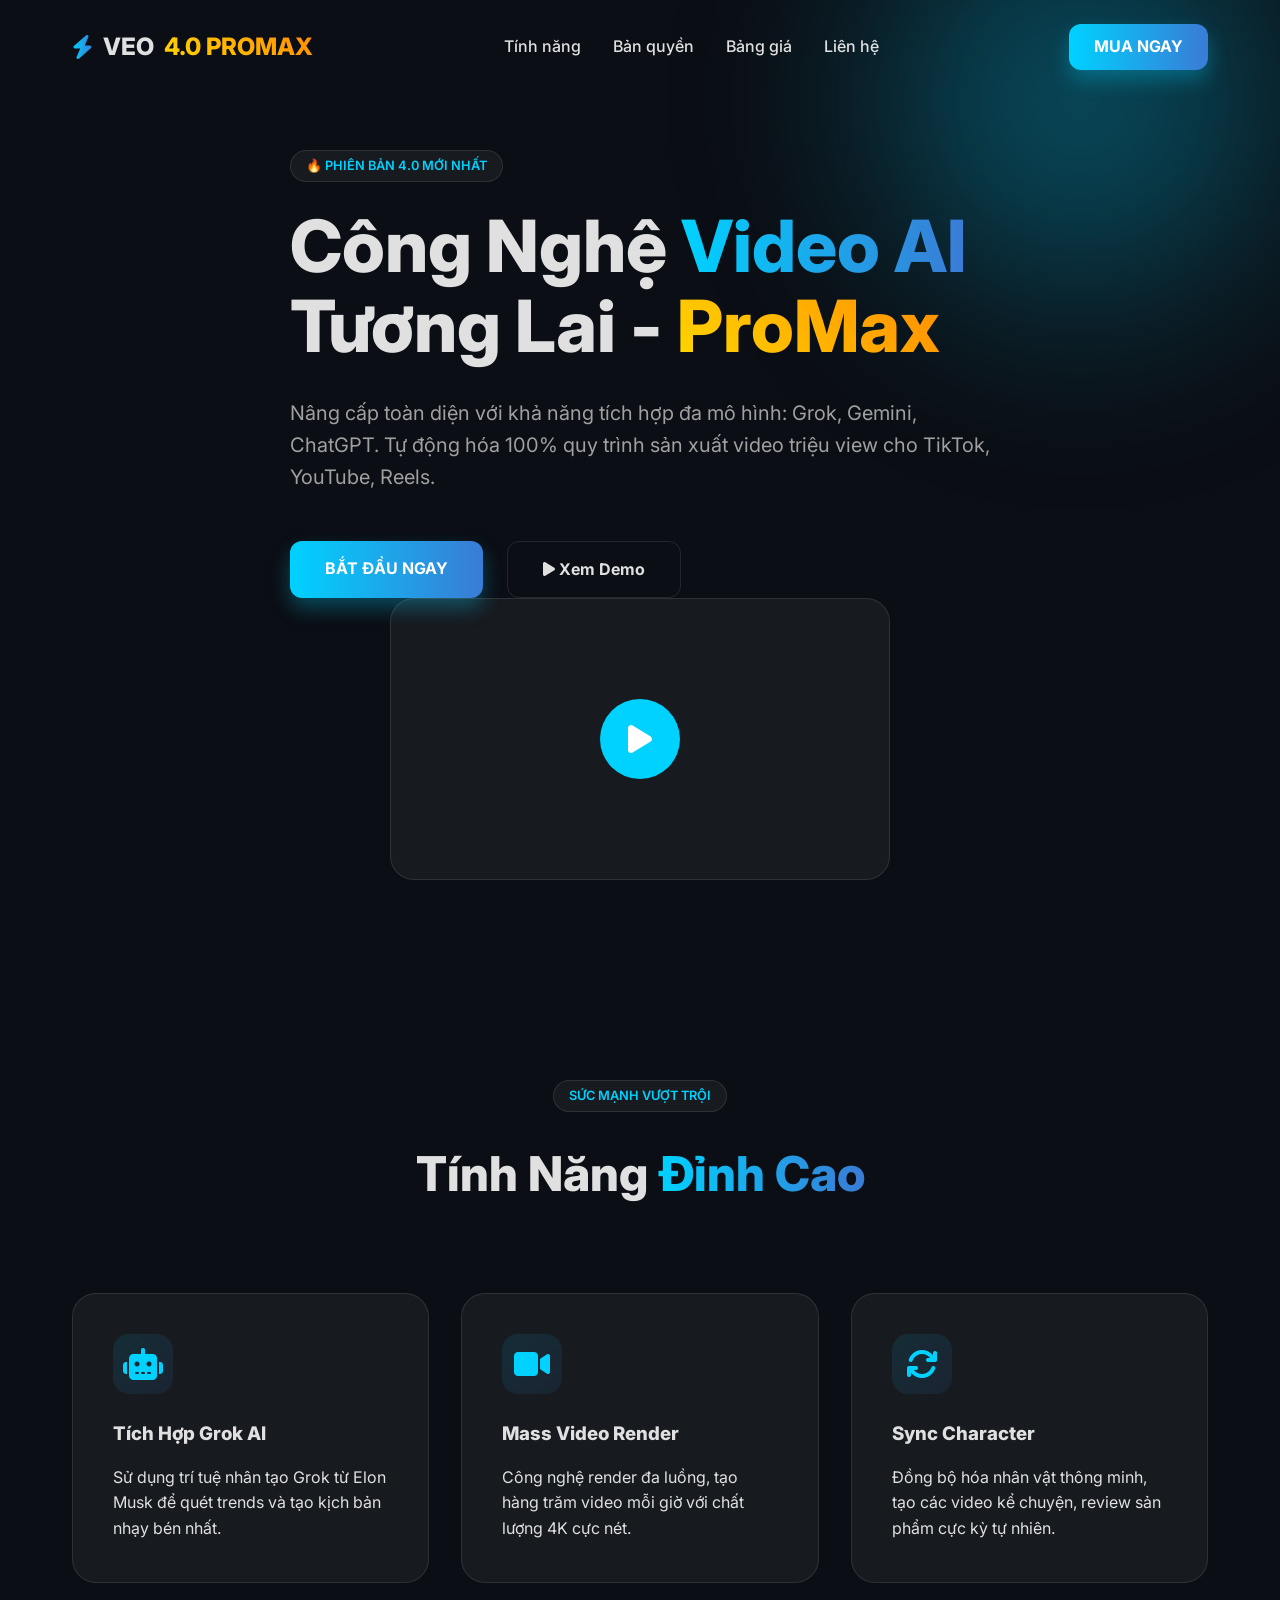
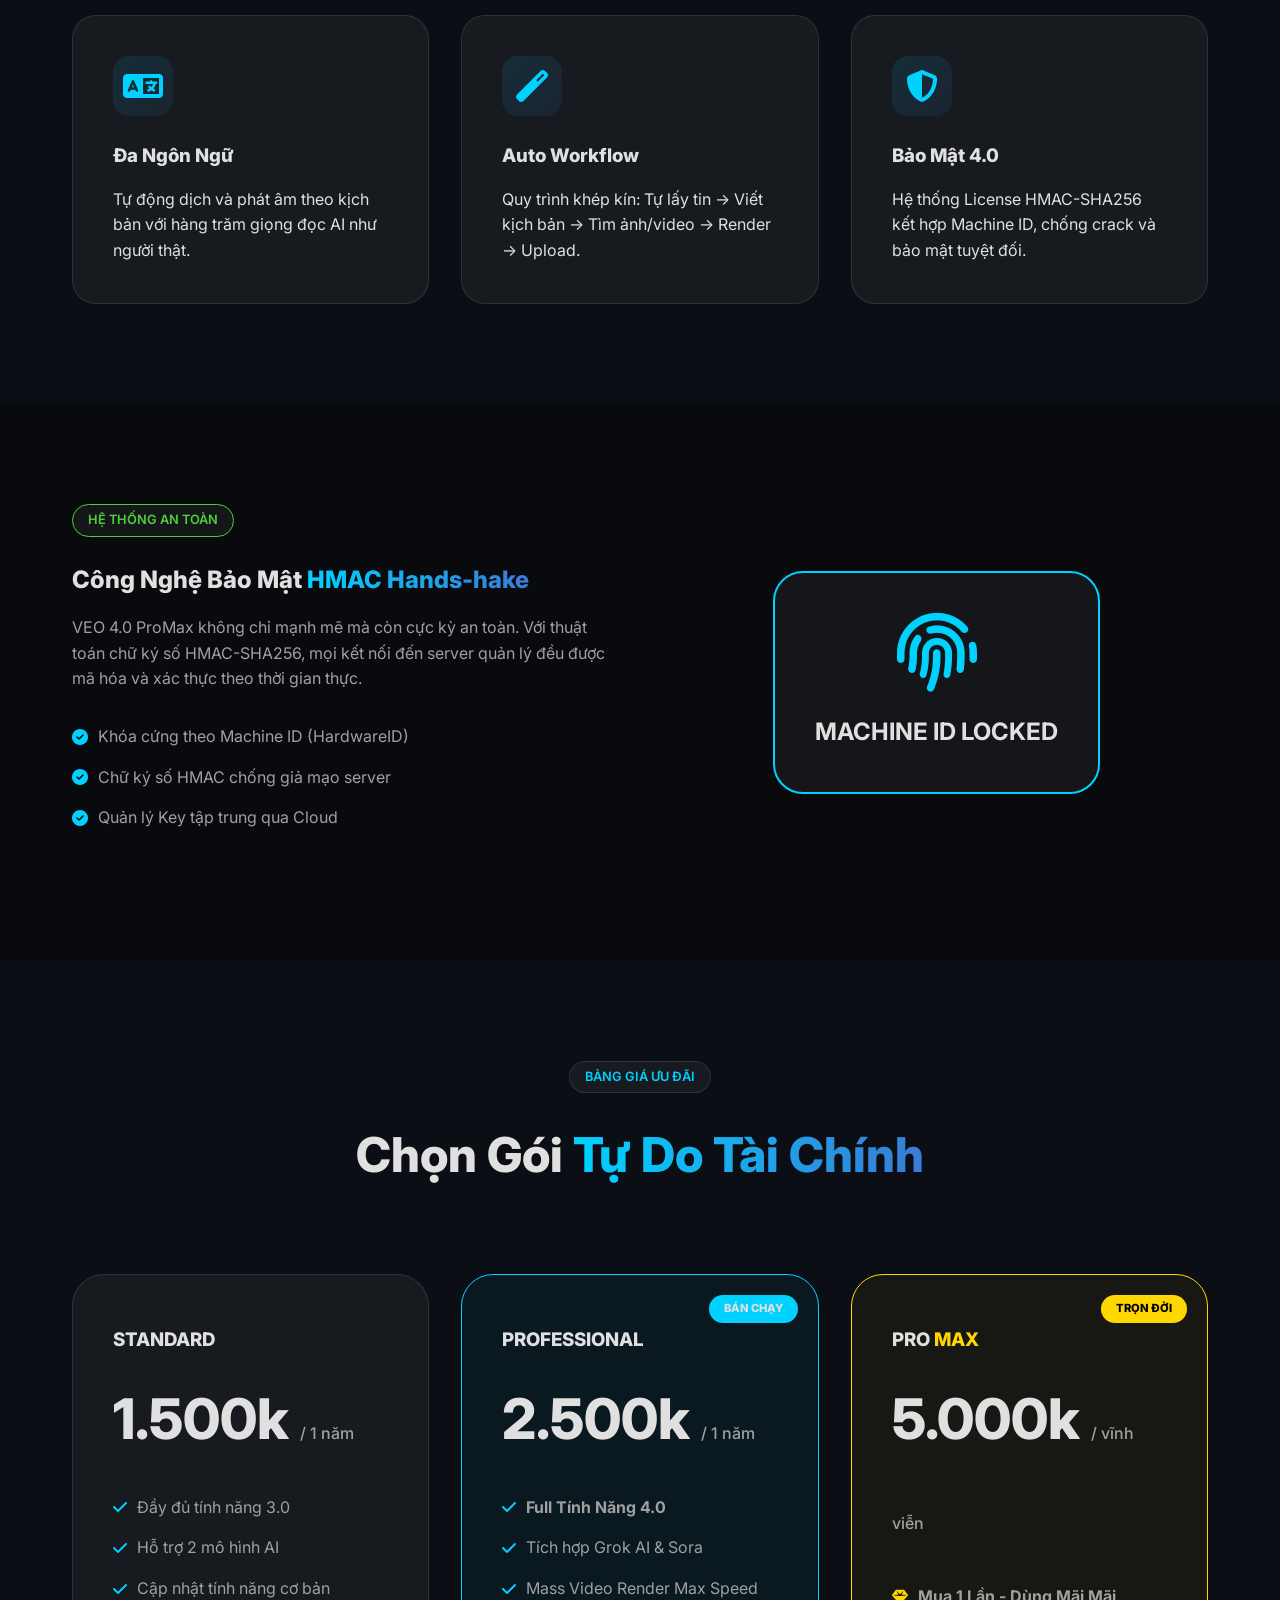
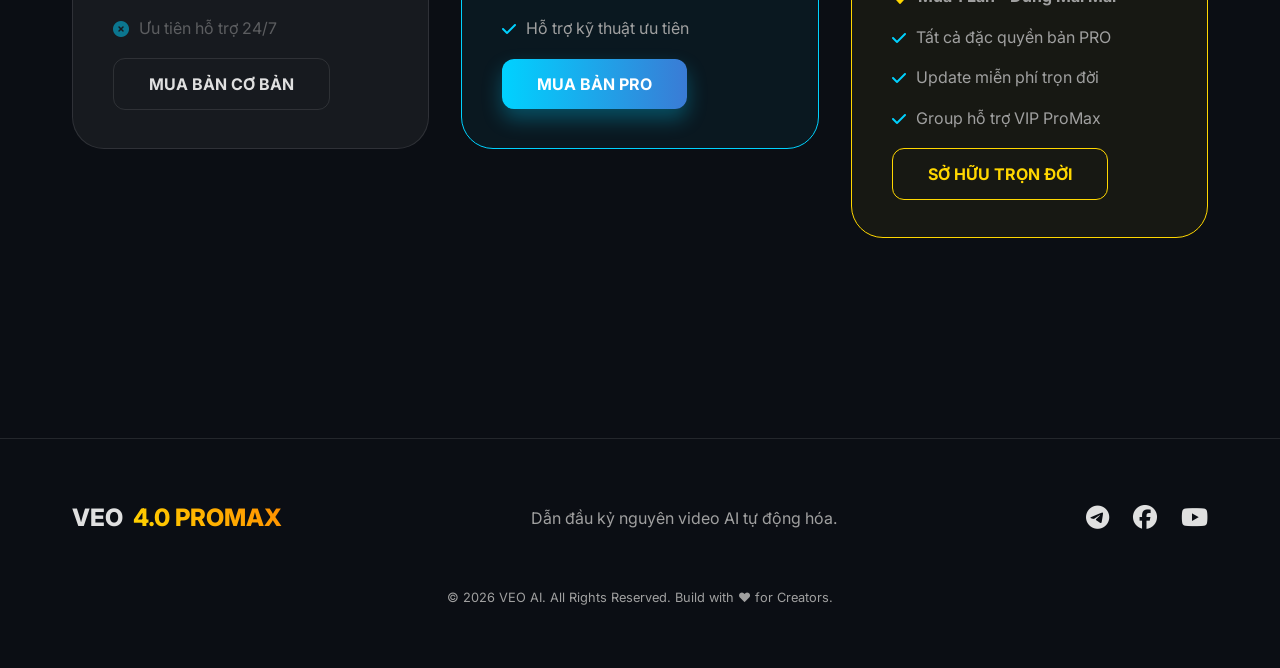
<file: landing_page/index.html>
<!DOCTYPE html>
<html lang="vi">
<head>
    <meta charset="UTF-8">
    <meta name="viewport" content="width=device-width, initial-scale=1.0">
    <title>VEO 4.0 ProMax | Đẳng Cấp Video AI Tự Động</title>
    <meta name="description" content="VEO 4.0 ProMax - Giải pháp tạo video automation đỉnh cao với AI. Tích hợp Grok, ChatGPT, Sora và hệ thống bản quyền bảo mật 4.0.">
    
    <!-- Google Fonts -->
    <link rel="preconnect" href="https://fonts.googleapis.com">
    <link rel="preconnect" href="https://fonts.gstatic.com" crossorigin>
    <link href="https://fonts.googleapis.com/css2?family=Inter:wght@400;500;700;800&display=swap" rel="stylesheet">
    
    <!-- Font Awesome -->
    <link rel="stylesheet" href="https://cdnjs.cloudflare.com/ajax/libs/font-awesome/6.4.0/css/all.min.css">
    
    <!-- Styles -->
    <link rel="stylesheet" href="style.css">
</head>
<body>

    <!-- Navigation -->
    <nav id="navbar">
        <div class="container nav-content">
            <div class="logo">
                <i class="fas fa-bolt text-gradient"></i>
                VEO <span class="text-promax">4.0 PROMAX</span>
            </div>
            <ul class="nav-links">
                <li><a href="#features">Tính năng</a></li>
                <li><a href="#security">Bản quyền</a></li>
                <li><a href="#pricing">Bảng giá</a></li>
                <li><a href="#contact">Liên hệ</a></li>
            </ul>
            <a href="#pricing" class="btn btn-primary" style="padding: 10px 25px;">MUA NGAY</a>
        </div>
    </nav>

    <!-- Hero Section -->
    <section class="hero">
        <div class="hero-bg">
            <div class="hero-glow"></div>
        </div>
        <div class="container grid-2">
            <div class="hero-content">
                <div class="badge">🔥 PHIÊN BẢN 4.0 MỚI NHẤT</div>
                <h1>Công Nghệ <span class="text-gradient">Video AI</span> Tương Lai - <span class="text-promax">ProMax</span></h1>
                <p>Nâng cấp toàn diện với khả năng tích hợp đa mô hình: Grok, Gemini, ChatGPT. Tự động hóa 100% quy trình sản xuất video triệu view cho TikTok, YouTube, Reels.</p>
                <div class="cta-group">
                    <a href="#pricing" class="btn btn-primary">BẮT ĐẦU NGAY</a>
                    <a href="#" class="btn btn-outline"><i class="fas fa-play"></i> Xem Demo</a>
                </div>
            </div>
            <!-- Video/Image placeholder -->
            <div class="hero-media" style="display: flex; justify-content: center; align-items: center;">
                <div style="width: 100%; max-width: 500px; aspect-ratio: 16/9; background: var(--bg-card); border-radius: 24px; border: 1px solid var(--glass-border); display: flex; align-items: center; justify-content: center; position: relative;" class="float-img">
                   <div style="background: var(--primary); width: 80px; height: 80px; border-radius: 50%; display: flex; align-items: center; justify-content: center; font-size: 2rem; color: white;">
                    <i class="fas fa-play"></i>
                   </div>
                </div>
            </div>
        </div>
    </section>

    <!-- Features Section -->
    <section id="features">
        <div class="container">
            <div class="section-title">
                <div class="badge">SỨC MẠNH VƯỢT TRỘI</div>
                <h2>Tính Năng <span class="text-gradient">Đỉnh Cao</span></h2>
            </div>
            <div class="features-grid">
                <div class="feature-card">
                    <div class="feature-icon"><i class="fas fa-robot fa-2x"></i></div>
                    <h3>Tích Hợp Grok AI</h3>
                    <p>Sử dụng trí tuệ nhân tạo Grok từ Elon Musk để quét trends và tạo kịch bản nhạy bén nhất.</p>
                </div>
                <div class="feature-card">
                    <div class="feature-icon"><i class="fas fa-video fa-2x"></i></div>
                    <h3>Mass Video Render</h3>
                    <p>Công nghệ render đa luồng, tạo hàng trăm video mỗi giờ với chất lượng 4K cực nét.</p>
                </div>
                <div class="feature-card">
                    <div class="feature-icon"><i class="fas fa-sync fa-2x"></i></div>
                    <h3>Sync Character</h3>
                    <p>Đồng bộ hóa nhân vật thông minh, tạo các video kể chuyện, review sản phẩm cực kỳ tự nhiên.</p>
                </div>
                <div class="feature-card">
                    <div class="feature-icon"><i class="fas fa-language fa-2x"></i></div>
                    <h3>Đa Ngôn Ngữ</h3>
                    <p>Tự động dịch và phát âm theo kịch bản với hàng trăm giọng đọc AI như người thật.</p>
                </div>
                <div class="feature-card">
                    <div class="feature-icon"><i class="fas fa-magic fa-2x"></i></div>
                    <h3>Auto Workflow</h3>
                    <p>Quy trình khép kín: Tự lấy tin -> Viết kịch bản -> Tìm ảnh/video -> Render -> Upload.</p>
                </div>
                <div class="feature-card">
                    <div class="feature-icon"><i class="fas fa-shield-halved fa-2x"></i></div>
                    <h3>Bảo Mật 4.0</h3>
                    <p>Hệ thống License HMAC-SHA256 kết hợp Machine ID, chống crack và bảo mật tuyệt đối.</p>
                </div>
            </div>
        </div>
    </section>

    <!-- Security Focus -->
    <section id="security" style="background: rgba(0,0,0,0.3);">
        <div class="container">
            <div style="display: flex; align-items: center; gap: 50px; flex-wrap: wrap;">
                <div style="flex: 1; min-width: 300px;">
                    <div class="badge" style="color: #4cd137; border-color: #4cd137;">HỆ THỐNG AN TOÀN</div>
                    <h2>Công Nghệ Bảo Mật <span class="text-gradient">HMAC Hands-hake</span></h2>
                    <p style="color: var(--text-dim); margin-bottom: 2rem;">VEO 4.0 ProMax không chỉ mạnh mẽ mà còn cực kỳ an toàn. Với thuật toán chữ ký số HMAC-SHA256, mọi kết nối đến server quản lý đều được mã hóa và xác thực theo thời gian thực.</p>
                    <ul class="pricing-features">
                        <li><i class="fas fa-check-circle"></i> Khóa cứng theo Machine ID (HardwareID)</li>
                        <li><i class="fas fa-check-circle"></i> Chữ ký số HMAC chống giả mạo server</li>
                        <li><i class="fas fa-check-circle"></i> Quản lý Key tập trung qua Cloud</li>
                    </ul>
                </div>
                <div style="flex: 1; min-width: 300px; display: flex; justify-content: center;">
                    <div style="padding: 40px; background: var(--bg-card); border: 2px solid var(--primary); border-radius: 30px; text-align: center;">
                        <i class="fas fa-fingerprint fa-5x" style="color: var(--primary); margin-bottom: 20px;"></i>
                        <h4 style="font-size: 1.5rem;">MACHINE ID LOCKED</h4>
                    </div>
                </div>
            </div>
        </div>
    </section>

    <!-- Pricing Section -->
    <section id="pricing">
        <div class="container">
            <div class="section-title">
                <div class="badge">BẢNG GIÁ ƯU ĐÃI</div>
                <h2>Chọn Gói <span class="text-gradient">Tự Do Tài Chính</span></h2>
            </div>
            <div class="pricing-grid">
                <!-- Standard -->
                <div class="pricing-card">
                    <h3>STANDARD</h3>
                    <div class="price">1.500k <span>/ 1 năm</span></div>
                    <ul class="pricing-features">
                        <li><i class="fas fa-check"></i> Đầy đủ tính năng 3.0</li>
                        <li><i class="fas fa-check"></i> Hỗ trợ 2 mô hình AI</li>
                        <li><i class="fas fa-check"></i> Cập nhật tính năng cơ bản</li>
                        <li style="opacity: 0.5;"><i class="fas fa-times-circle"></i> Ưu tiên hỗ trợ 24/7</li>
                    </ul>
                    <a href="https://t.me/your_telegram" class="btn btn-outline" style="width: 100%; text-align: center;">MUA BẢN CƠ BẢN</a>
                </div>
                <!-- Pro (Best Seller) -->
                <div class="pricing-card featured">
                    <div style="position: absolute; top: 20px; right: 20px; background: var(--primary); padding: 5px 15px; border-radius: 50px; font-size: 0.7rem; font-weight: 800;">BÁN CHẠY</div>
                    <h3>PROFESSIONAL</h3>
                    <div class="price">2.500k <span>/ 1 năm</span></div>
                    <ul class="pricing-features">
                        <li><i class="fas fa-check"></i> <b>Full Tính Năng 4.0</b></li>
                        <li><i class="fas fa-check"></i> Tích hợp Grok AI & Sora</li>
                        <li><i class="fas fa-check"></i> Mass Video Render Max Speed</li>
                        <li><i class="fas fa-check"></i> Hỗ trợ kỹ thuật ưu tiên</li>
                    </ul>
                    <a href="https://t.me/your_telegram" class="btn btn-primary" style="width: 100%; text-align: center;">MUA BẢN PRO</a>
                </div>
                <!-- ProMax -->
                <div class="pricing-card promax">
                    <div style="position: absolute; top: 20px; right: 20px; background: #ffd700; color: black; padding: 5px 15px; border-radius: 50px; font-size: 0.7rem; font-weight: 800;">TRỌN ĐỜI</div>
                    <h3>PRO <span style="color: #ffd700;">MAX</span></h3>
                    <div class="price">5.000k <span>/ vĩnh viễn</span></div>
                    <ul class="pricing-features">
                        <li><i class="fas fa-gem" style="color: #ffd700;"></i> <b>Mua 1 Lần - Dùng Mãi Mãi</b></li>
                        <li><i class="fas fa-check"></i> Tất cả đặc quyền bản PRO</li>
                        <li><i class="fas fa-check"></i> Update miễn phí trọn đời</li>
                        <li><i class="fas fa-check"></i> Group hỗ trợ VIP ProMax</li>
                    </ul>
                    <a href="https://t.me/your_telegram" class="btn btn-outline" style="width: 100%; text-align: center; border-color: #ffd700; color: #ffd700;">SỞ HỮU TRỌN ĐỜI</a>
                </div>
            </div>
        </div>
    </section>

    <!-- Footer -->
    <footer id="contact">
        <div class="container footer-content">
            <div class="logo">
                VEO <span class="text-promax">4.0 PROMAX</span>
            </div>
            <p style="color: var(--text-dim);">Dẫn đầu kỷ nguyên video AI tự động hóa.</p>
            <div class="social-links">
                <a href="https://t.me/your_telegram" style="color: var(--text-main); font-size: 1.5rem;"><i class="fab fa-telegram"></i></a>
                <a href="#" style="color: var(--text-main); font-size: 1.5rem;"><i class="fab fa-facebook"></i></a>
                <a href="#" style="color: var(--text-main); font-size: 1.5rem;"><i class="fab fa-youtube"></i></a>
            </div>
            <div style="width: 100%; text-align: center; margin-top: 30px; font-size: 0.8rem; color: var(--text-dim);">
                © 2026 VEO AI. All Rights Reserved. Build with ❤️ for Creators.
            </div>
        </div>
    </footer>

    <!-- Scripts -->
    <script src="script.js"></script>
</body>
</html>
</file>
<file: landing_page/style.css>
/* 
    VEO 4.0 ProMax - Premium Design System
    Theme: Modern Dark, Tech-Blue, Gold Accents
*/

:root {
    --bg-color: #0b0e14;
    --bg-card: rgba(255, 255, 255, 0.05);
    --primary: #00d2ff;
    --primary-glow: rgba(0, 210, 255, 0.4);
    --secondary: #3a7bd5;
    --accent-gold: linear-gradient(45deg, #ffd700, #ff8c00);
    --text-main: #e0e0e0;
    --text-dim: #a0a0a0;
    --glass-border: rgba(255, 255, 255, 0.1);
    --transition: all 0.3s cubic-bezier(0.4, 0, 0.2, 1);
}

* {
    margin: 0;
    padding: 0;
    box-sizing: border-box;
    font-family: 'Inter', -apple-system, BlinkMacSystemFont, "Segoe UI", Roboto, sans-serif;
}

body {
    background-color: var(--bg-color);
    color: var(--text-main);
    line-height: 1.6;
    overflow-x: hidden;
}

/* Typography Customization */
h1, h2, h3 {
    margin-bottom: 1rem;
    font-weight: 800;
}

.text-gradient {
    background: linear-gradient(to right, #00d2ff, #3a7bd5);
    -webkit-background-clip: text;
    -webkit-text-fill-color: transparent;
}

.text-promax {
    background: var(--accent-gold);
    -webkit-background-clip: text;
    -webkit-text-fill-color: transparent;
}

/* Layout */
.container {
    max-width: 1200px;
    margin: 0 auto;
    padding: 0 2rem;
}

section {
    padding: 100px 0;
}

/* Header & Navbar */
nav {
    position: fixed;
    top: 0;
    width: 100%;
    z-index: 1000;
    padding: 1.5rem 0;
    transition: var(--transition);
    background: transparent;
}

nav.scrolled {
    background: rgba(11, 14, 20, 0.9);
    backdrop-filter: blur(10px);
    padding: 1rem 0;
    border-bottom: 1px solid var(--glass-border);
}

.nav-content {
    display: flex;
    justify-content: space-between;
    align-items: center;
}

.logo {
    font-size: 1.5rem;
    font-weight: 800;
    display: flex;
    align-items: center;
    gap: 10px;
}

.nav-links {
    display: flex;
    gap: 2rem;
    list-style: none;
}

.nav-links a {
    text-decoration: none;
    color: var(--text-main);
    font-weight: 500;
    transition: var(--transition);
}

.nav-links a:hover {
    color: var(--primary);
}

/* Hero Section */
.hero {
    min-height: 100vh;
    display: flex;
    align-items: center;
    position: relative;
    padding-top: 150px;
}

.hero-bg {
    position: absolute;
    top: 0;
    left: 0;
    width: 100%;
    height: 100%;
    z-index: -1;
    overflow: hidden;
}

.hero-glow {
    position: absolute;
    width: 600px;
    height: 600px;
    background: radial-gradient(circle, var(--primary-glow) 0%, transparent 70%);
    top: -200px;
    right: -100px;
    filter: blur(80px);
}

.hero-content {
    max-width: 700px;
}

.badge {
    display: inline-block;
    padding: 5px 15px;
    background: var(--bg-card);
    border: 1px solid var(--glass-border);
    border-radius: 50px;
    font-size: 0.8rem;
    font-weight: 600;
    margin-bottom: 1.5rem;
    color: var(--primary);
}

.hero h1 {
    font-size: 4.5rem;
    line-height: 1.1;
    margin-bottom: 2rem;
}

.hero p {
    font-size: 1.25rem;
    color: var(--text-dim);
    margin-bottom: 3rem;
}

.cta-group {
    display: flex;
    gap: 1.5rem;
}

.btn {
    padding: 15px 35px;
    border-radius: 12px;
    font-weight: 700;
    text-decoration: none;
    transition: var(--transition);
    cursor: pointer;
    border: none;
    font-size: 1rem;
}

.btn-primary {
    background: linear-gradient(to right, #00d2ff, #3a7bd5);
    color: white;
    box-shadow: 0 10px 20px rgba(0, 210, 255, 0.3);
}

.btn-primary:hover {
    transform: translateY(-5px);
    box-shadow: 0 15px 30px rgba(0, 210, 255, 0.5);
}

.btn-outline {
    background: transparent;
    border: 1px solid var(--glass-border);
    color: var(--text-main);
}

.btn-outline:hover {
    background: var(--bg-card);
    border-color: var(--primary);
}

/* Features Section */
.section-title {
    text-align: center;
    margin-bottom: 80px;
}

.section-title h2 {
    font-size: 3rem;
}

.features-grid {
    display: grid;
    grid-template-columns: repeat(auto-fit, minmax(300px, 1fr));
    gap: 2rem;
}

.feature-card {
    background: var(--bg-card);
    border: 1px solid var(--glass-border);
    padding: 40px;
    border-radius: 24px;
    transition: var(--transition);
}

.feature-card:hover {
    transform: translateY(-10px);
    border-color: var(--primary);
    background: rgba(255, 255, 255, 0.08);
}

.feature-icon {
    width: 60px;
    height: 60px;
    background: linear-gradient(135deg, rgba(0, 210, 255, 0.1), rgba(58, 123, 213, 0.1));
    border-radius: 16px;
    display: flex;
    align-items: center;
    justify-content: center;
    margin-bottom: 25px;
    color: var(--primary);
}

/* Pricing Section */
.pricing-grid {
    display: grid;
    grid-template-columns: repeat(auto-fit, minmax(320px, 1fr));
    gap: 2rem;
    align-items: flex-start;
}

.pricing-card {
    background: var(--bg-card);
    border: 1px solid var(--glass-border);
    padding: 50px 40px;
    border-radius: 32px;
    position: relative;
    transition: var(--transition);
}

.pricing-card.featured {
    border-color: var(--primary);
    background: rgba(0, 210, 255, 0.05);
    transform: scale(1.05);
}

.pricing-card.promax {
    border-color: #ffd700;
    background: rgba(255, 215, 0, 0.05);
}

.price {
    font-size: 3.5rem;
    font-weight: 800;
    margin: 20px 0;
}

.price span {
    font-size: 1rem;
    font-weight: 500;
    color: var(--text-dim);
}

.pricing-features {
    list-style: none;
    margin: 30px 0;
}

.pricing-features li {
    margin-bottom: 15px;
    display: flex;
    align-items: center;
    gap: 10px;
    color: var(--text-dim);
}

.pricing-features i {
    color: var(--primary);
}

/* Footer */
footer {
    padding: 60px 0;
    border-top: 1px solid var(--glass-border);
    margin-top: 100px;
}

.footer-content {
    display: flex;
    justify-content: space-between;
    align-items: center;
    flex-wrap: wrap;
    gap: 20px;
}

.social-links {
    display: flex;
    gap: 1.5rem;
}

/* Responsive */
@media (max-width: 992px) {
    .hero h1 { font-size: 3.5rem; }
    .pricing-card.featured { transform: scale(1); }
}

@media (max-width: 768px) {
    .hero h1 { font-size: 2.8rem; }
    .nav-links { display: none; }
    .cta-group { flex-direction: column; }
}

/* Animations */
@keyframes float {
    0% { transform: translateY(0px); }
    50% { transform: translateY(-20px); }
    100% { transform: translateY(0px); }
}

.float-img {
    animation: float 6s ease-in-out infinite;
}
</file>
